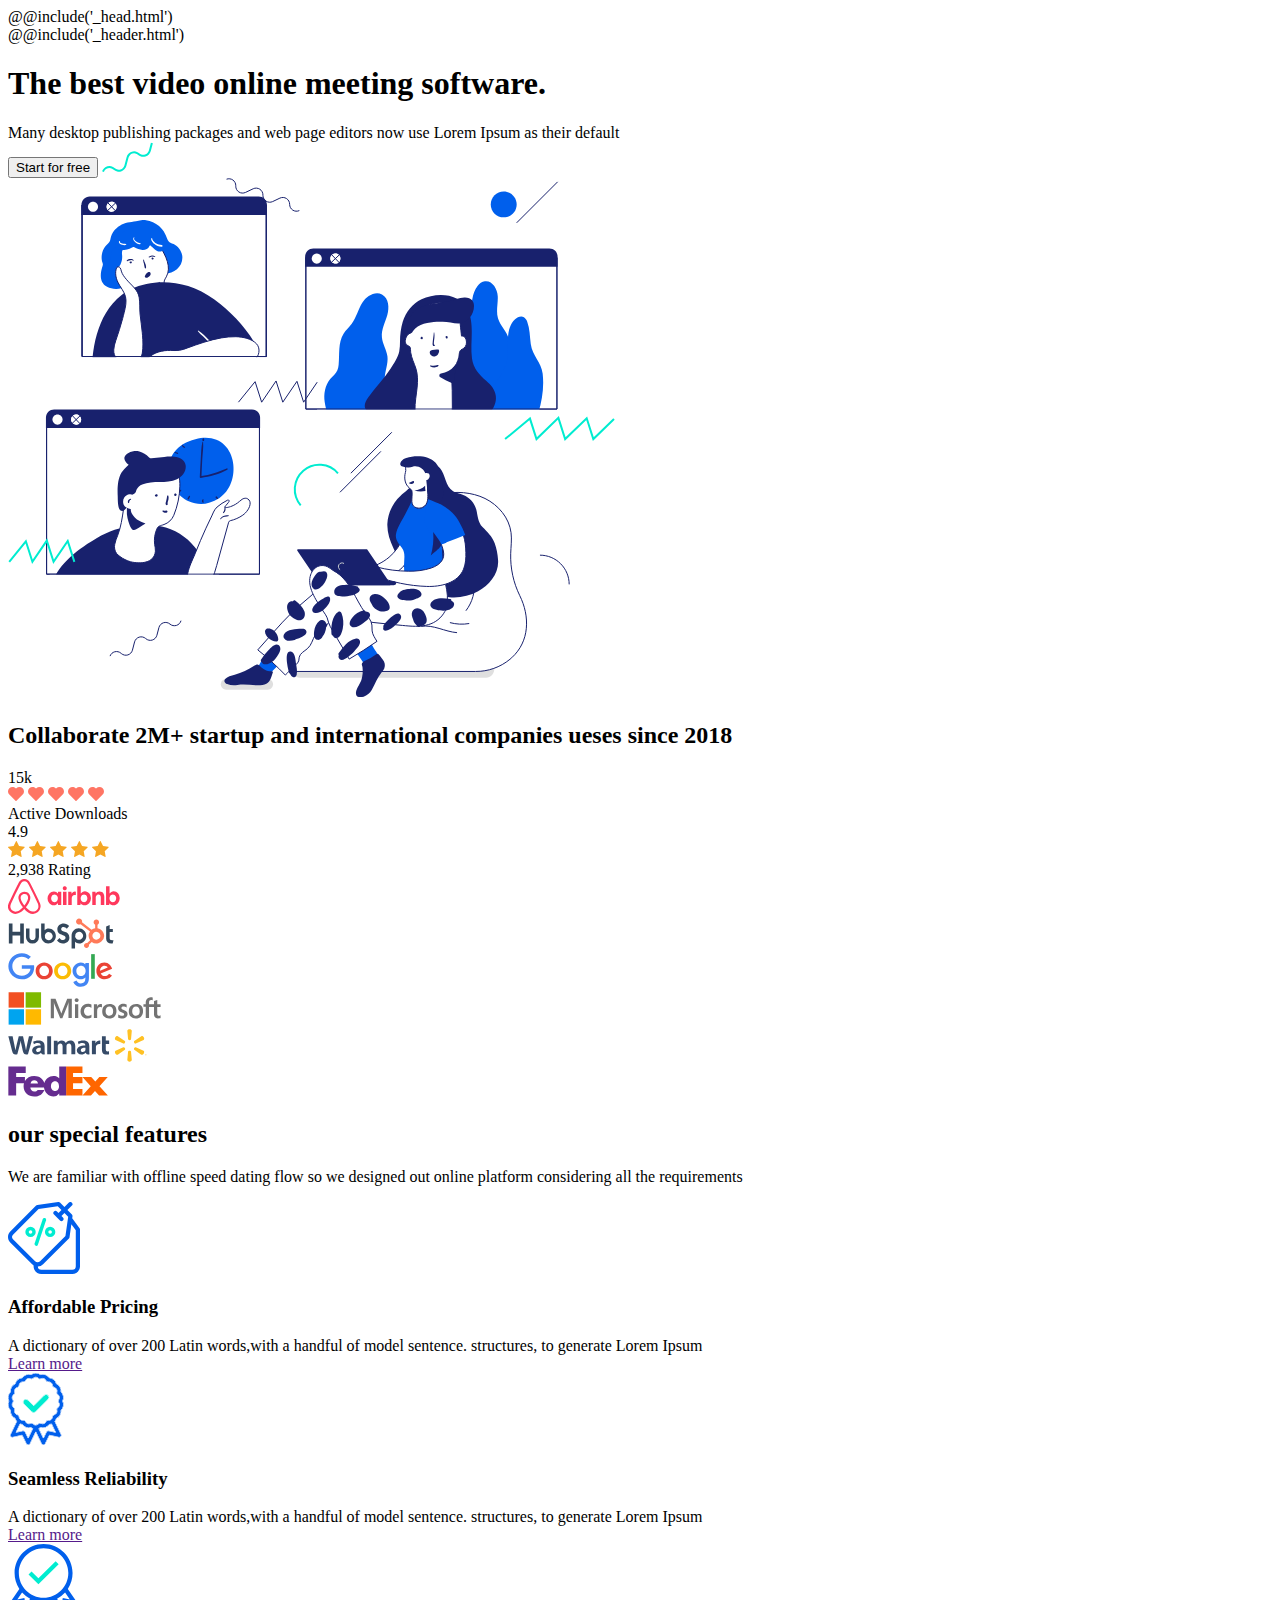
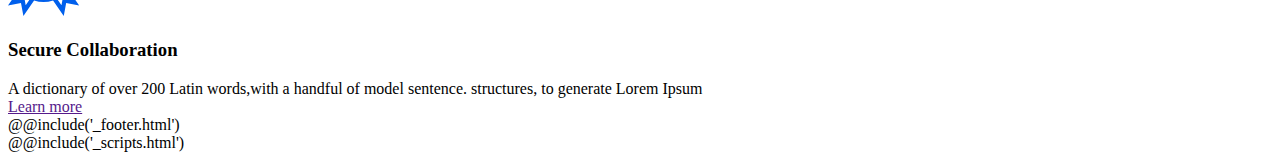
<file: #src/index.html>
<!DOCTYPE html>
<html lang="en">

@@include('_head.html')

<body>
    <div class="wrapper">

        <!-----------  Header  ---------->
        @@include('_header.html')

        <!-----------  Main  ---------->
        <main class="main">

            <div class="blurry-red"></div>

            <div class="main-container">

                <!---- Main Screen Section ---->
                <section class="main-screen">
                    <div class="main-screen__content content">
                        <h1 class="content__title">
                            The best video online
                            meeting software.
                        </h1>
                        <div class="content__subtitle">
                            Many desktop publishing packages and web page editors
                            now use Lorem Ipsum as their default
                        </div>
                        <button class="content__button">
                            Start for free
                        </button>
                        <img src="img/icons/mainScreen-lightBlue-icon.svg" alt="" class="content__lightblie-icon">
                    </div>
                    <div class="main-screen__picture-cnt">
                        <img src="img/pictures/mainScreen-picture.svg" alt="" class="main-screen__picture">
                    </div>
                </section>

                <!---- Collab Section ---->
                <section class="collab">
                    <div class="collab__info info">
                        <h2 class="info__title">
                            Collaborate 2M+ startup
                            and international companies
                            ueses since 2018
                        </h2>
                        <div class="info__stats stats">
                            <div class="stats__item item">
                                <div class="item__num">15k</div>
                                <div class="item__icons hearts">
                                    <img src="img/icons/heart-icon.svg" alt="" class="icon heart-icon">
                                    <img src="img/icons/heart-icon.svg" alt="" class="icon heart-icon">
                                    <img src="img/icons/heart-icon.svg" alt="" class="icon heart-icon">
                                    <img src="img/icons/heart-icon.svg" alt="" class="icon heart-icon">
                                    <img src="img/icons/heart-icon.svg" alt="" class="icon heart-icon">
                                </div>
                                <div class="item__name">Active Downloads</div>
                            </div>
                            <div class="stats__item item">
                                <div class="item__num">4.9</div>
                                <div class="item__icons stars">
                                    <img src="img/icons/star-rating-icon.svg" alt="" class="icon star-icon">
                                    <img src="img/icons/star-rating-icon.svg" alt="" class="icon star-icon">
                                    <img src="img/icons/star-rating-icon.svg" alt="" class="icon star-icon">
                                    <img src="img/icons/star-rating-icon.svg" alt="" class="icon star-icon">
                                    <img src="img/icons/star-rating-icon.svg" alt="" class="icon star-icon">
                                </div>
                                <div class="item__name"> <span id="reviews-number">2,938</span> Rating</div>
                            </div>
                        </div>
                    </div>
                    <div class="collab__brands brands">
                        <div class="brands__item item airbnb">
                            <img src="img/logos/brand-logo-1.svg" alt="" class="item__picture">
                        </div>
                        <div class="brands__item item hubspot">
                            <img src="img/logos/brand-logo-2.svg" alt="" class="item__picture">
                        </div>
                        <div class="brands__item item google">
                            <img src="img/logos/brand-logo-3.svg" alt="" class="item__picture">
                        </div>
                        <div class="brands__item item microsoft">
                            <img src="img/logos/brand-logo-4.svg" alt="" class="item__picture">
                        </div>
                        <div class="brands__item item walmart">
                            <img src="img/logos/brand-logo-5.svg" alt="" class="item__picture">
                        </div>
                        <div class="brands__item item fedex">
                            <img src="img/logos/brand-logo-6.svg" alt="" class="item__picture">
                        </div>
                    </div>
                </section>

                <!---- Special Features Section ---->
                <section class="special-features">
                    <div class="special-features__title-cnt">
                        <h2 class="special-features__title">our special features</h2>
                        <p class="special-features__subtitle">
                            We are familiar with offline speed dating flow so we designed out online
                            platform considering all the requirements
                        </p>
                    </div>
                    <div class="special-features__articles articles">
                        <div class="articles__item item">
                            <div class="item__icon-cnt">
                                <img src="img/icons/special-icon-1.svg" alt="" class="item__icon">
                            </div>
                            <h3 class="item__title">
                                Affordable Pricing
                            </h3>
                            <div class="item__text">
                                A dictionary of over 200 Latin words,with
                                a handful of model sentence. structures, to generate Lorem Ipsum
                            </div>
                            <a href="" class="item__link">Learn more</a>
                        </div>
                        <div class="articles__item item">
                            <div class="item__icon-cnt">
                                <img src="img/icons/special-icon-2.svg" alt="" class="item__icon">
                            </div>
                            <h3 class="item__title">
                                Seamless Reliability
                            </h3>
                            <div class="item__text">
                                A dictionary of over 200 Latin words,with
                                a handful of model sentence. structures, to generate Lorem Ipsum
                            </div>
                            <a href="" class="item__link">Learn more</a>
                        </div>
                        <div class="articles__item item">
                            <div class="item__icon-cnt">
                                <img src="img/icons/special-icon-3.svg" alt="" class="item__icon">
                            </div>
                            <h3 class="item__title">
                                Secure Collaboration
                            </h3>
                            <div class="item__text">
                                A dictionary of over 200 Latin words,with
                                a handful of model sentence. structures, to generate Lorem Ipsum
                            </div>
                            <a href="" class="item__link">Learn more</a>
                        </div>
                    </div>
                </section>
            </div>

        </main>

        <!-----------  Footer  ---------->
        @@include('_footer.html')

    </div>

    @@include('_scripts.html')
</body>

</html>
</file>
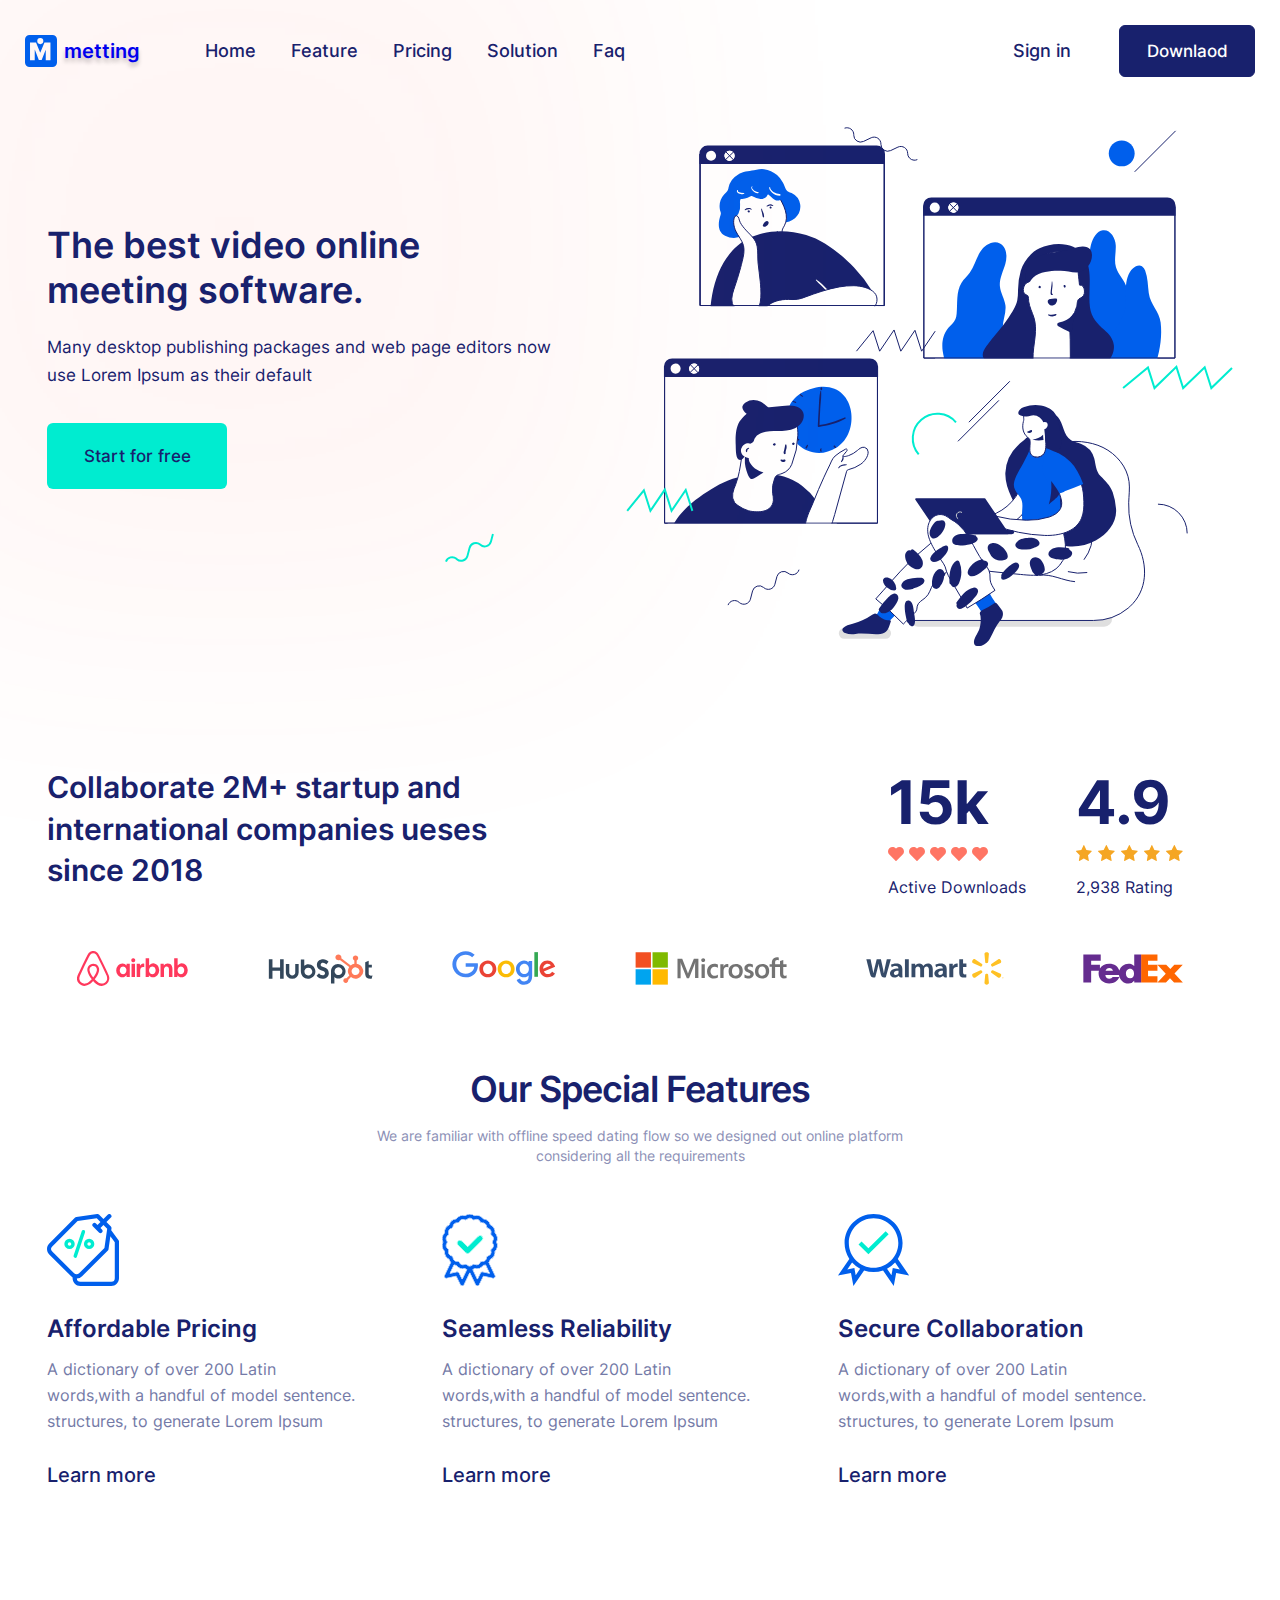
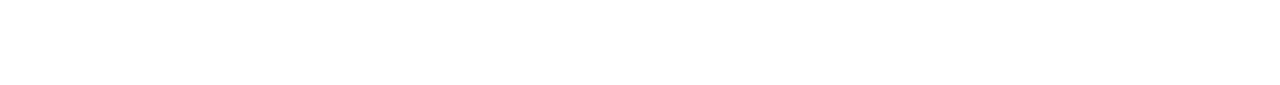
<file: docs/index.html>
<!DOCTYPE html>
<html lang="en">

<head>
    <meta charset="UTF-8">
    <meta name="viewport" content="width=device-width, initial-scale=1.0, maximum-scale=1.0, user-scalable=0">
    <link rel="stylesheet" href="css/style.min.css">
    <title>Test Task Blackwall</title>
</head>

<body>
    <div class="wrapper">

        <!-----------  Header  ---------->
        <header class="header">

            <div class="header__logo-cnt logo">
                <a href="/" class="logo__link">
                    <img src="img/logos/main-logo.svg" alt="" class="logo__image">
                    <span class="logo__text">metting</span>
                </a>
            </div>

            <!-- This Container exists for Mobile Menu -->
            <div class="header__content" id="header-content">
                <div class="header__nav-cnt nav-cnt">
                    <nav class="nav-body">
                        <ul class="nav-body__list">
                            <li class="nav-body__link-cnt">
                                <a href="#" class="nav-body__link">Home</a>
                            </li>
                            <li class="nav-body__link-cnt">
                                <a href="#" class="nav-body__link">Feature</a>
                            </li>
                            <li class="nav-body__link-cnt">
                                <a href="#" class="nav-body__link">Pricing</a>
                            </li>
                            <li class="nav-body__link-cnt">
                                <a href="#" class="nav-body__link">Solution</a>
                            </li>
                            <li class="nav-body__link-cnt">
                                <a href="#" class="nav-body__link">Faq</a>
                            </li>
                        </ul>
                    </nav>
                </div>

                <div class="header__links-cnt links">
                    <div class="links__sign-up-cnt">
                        <a href="#" class="links__sign-up-link">Sign in</a>
                    </div>
                    <div class="links__download-cnt">
                        <a href="#" class="links__download-btn">Downlaod</a>
                    </div>
                </div>
            </div>

            <!-- Menu Burger -->
            <div class="header__icon-menu icon-menu " id="icon-menu">
                <span></span>
                <span></span>
            </div>

        </header>

        <!-----------  Main  ---------->
        <main class="main">

            <div class="blurry-red"></div>

            <div class="main-container">

                <!---- Main Screen Section ---->
                <section class="main-screen">
                    <div class="main-screen__content content">
                        <h1 class="content__title">
                            The best video online
                            meeting software.
                        </h1>
                        <div class="content__subtitle">
                            Many desktop publishing packages and web page editors
                            now use Lorem Ipsum as their default
                        </div>
                        <button class="content__button">
                            Start for free
                        </button>
                        <img src="img/icons/mainScreen-lightBlue-icon.svg" alt="" class="content__lightblie-icon">
                    </div>
                    <div class="main-screen__picture-cnt">
                        <img src="img/pictures/mainScreen-picture.svg" alt="" class="main-screen__picture">
                    </div>
                </section>

                <!---- Collab Section ---->
                <section class="collab">
                    <div class="collab__info info">
                        <h2 class="info__title">
                            Collaborate 2M+ startup
                            and international companies
                            ueses since 2018
                        </h2>
                        <div class="info__stats stats">
                            <div class="stats__item item">
                                <div class="item__num">15k</div>
                                <div class="item__icons hearts">
                                    <img src="img/icons/heart-icon.svg" alt="" class="icon heart-icon">
                                    <img src="img/icons/heart-icon.svg" alt="" class="icon heart-icon">
                                    <img src="img/icons/heart-icon.svg" alt="" class="icon heart-icon">
                                    <img src="img/icons/heart-icon.svg" alt="" class="icon heart-icon">
                                    <img src="img/icons/heart-icon.svg" alt="" class="icon heart-icon">
                                </div>
                                <div class="item__name">Active Downloads</div>
                            </div>
                            <div class="stats__item item">
                                <div class="item__num">4.9</div>
                                <div class="item__icons stars">
                                    <img src="img/icons/star-rating-icon.svg" alt="" class="icon star-icon">
                                    <img src="img/icons/star-rating-icon.svg" alt="" class="icon star-icon">
                                    <img src="img/icons/star-rating-icon.svg" alt="" class="icon star-icon">
                                    <img src="img/icons/star-rating-icon.svg" alt="" class="icon star-icon">
                                    <img src="img/icons/star-rating-icon.svg" alt="" class="icon star-icon">
                                </div>
                                <div class="item__name"> <span id="reviews-number">2,938</span> Rating</div>
                            </div>
                        </div>
                    </div>
                    <div class="collab__brands brands">
                        <div class="brands__item item airbnb">
                            <img src="img/logos/brand-logo-1.svg" alt="" class="item__picture">
                        </div>
                        <div class="brands__item item hubspot">
                            <img src="img/logos/brand-logo-2.svg" alt="" class="item__picture">
                        </div>
                        <div class="brands__item item google">
                            <img src="img/logos/brand-logo-3.svg" alt="" class="item__picture">
                        </div>
                        <div class="brands__item item microsoft">
                            <img src="img/logos/brand-logo-4.svg" alt="" class="item__picture">
                        </div>
                        <div class="brands__item item walmart">
                            <img src="img/logos/brand-logo-5.svg" alt="" class="item__picture">
                        </div>
                        <div class="brands__item item fedex">
                            <img src="img/logos/brand-logo-6.svg" alt="" class="item__picture">
                        </div>
                    </div>
                </section>

                <!---- Special Features Section ---->
                <section class="special-features">
                    <div class="special-features__title-cnt">
                        <h2 class="special-features__title">our special features</h2>
                        <p class="special-features__subtitle">
                            We are familiar with offline speed dating flow so we designed out online
                            platform considering all the requirements
                        </p>
                    </div>
                    <div class="special-features__articles articles">
                        <div class="articles__item item">
                            <div class="item__icon-cnt">
                                <img src="img/icons/special-icon-1.svg" alt="" class="item__icon">
                            </div>
                            <h3 class="item__title">
                                Affordable Pricing
                            </h3>
                            <div class="item__text">
                                A dictionary of over 200 Latin words,with
                                a handful of model sentence. structures, to generate Lorem Ipsum
                            </div>
                            <a href="" class="item__link">Learn more</a>
                        </div>
                        <div class="articles__item item">
                            <div class="item__icon-cnt">
                                <img src="img/icons/special-icon-2.svg" alt="" class="item__icon">
                            </div>
                            <h3 class="item__title">
                                Seamless Reliability
                            </h3>
                            <div class="item__text">
                                A dictionary of over 200 Latin words,with
                                a handful of model sentence. structures, to generate Lorem Ipsum
                            </div>
                            <a href="" class="item__link">Learn more</a>
                        </div>
                        <div class="articles__item item">
                            <div class="item__icon-cnt">
                                <img src="img/icons/special-icon-3.svg" alt="" class="item__icon">
                            </div>
                            <h3 class="item__title">
                                Secure Collaboration
                            </h3>
                            <div class="item__text">
                                A dictionary of over 200 Latin words,with
                                a handful of model sentence. structures, to generate Lorem Ipsum
                            </div>
                            <a href="" class="item__link">Learn more</a>
                        </div>
                    </div>
                </section>
            </div>

        </main>

        <!-----------  Footer  ---------->
        <footer class="footer">

        </footer>

        <!------------ Modals ------------>


    </div>

    <script src="js/script.min.js"></script>
</body>

</html>
</file>
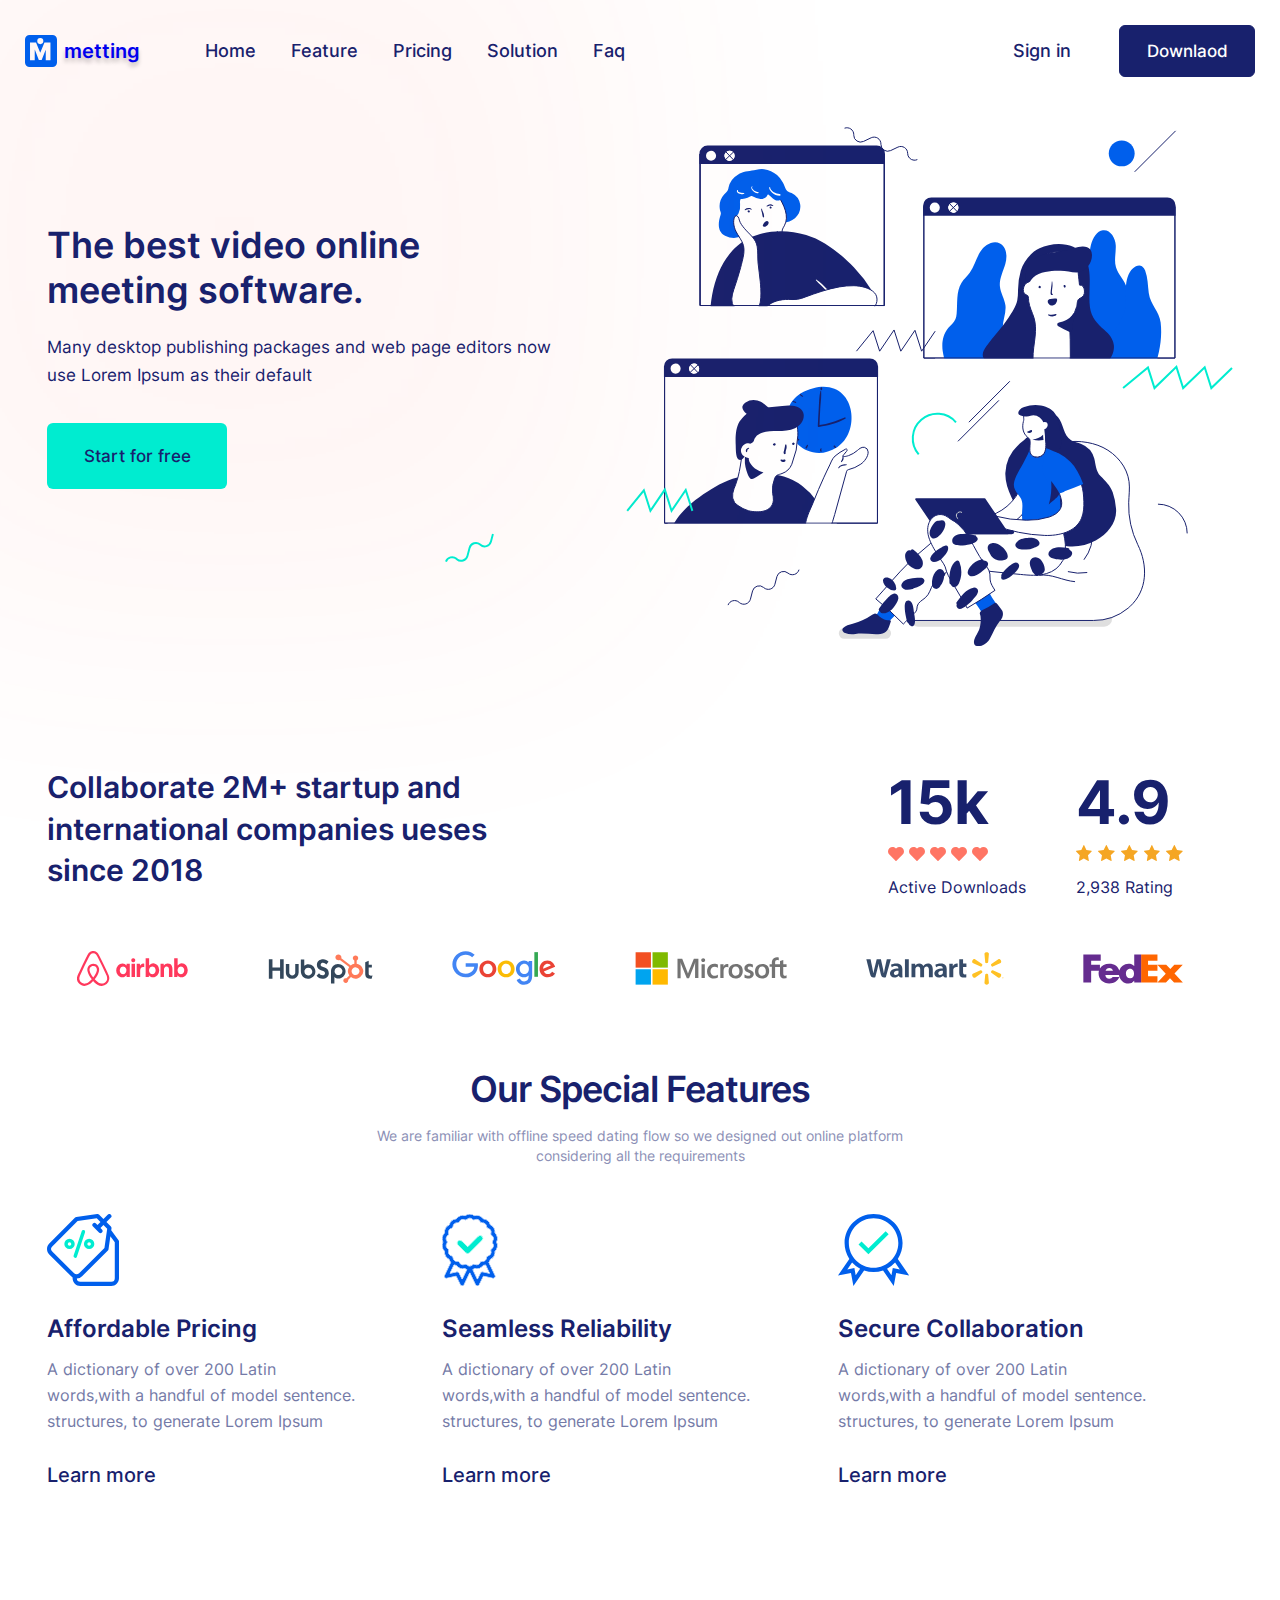
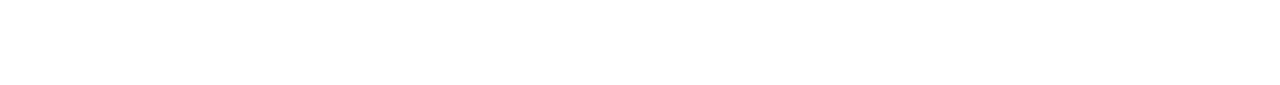
<file: project/index.html>
<!DOCTYPE html>
<html lang="en">

<head>
    <meta charset="UTF-8">
    <meta name="viewport" content="width=device-width, initial-scale=1.0, maximum-scale=1.0, user-scalable=0">
    <link rel="stylesheet" href="css/style.min.css">
    <title>Test Task Blackwall</title>
</head>

<body>
    <div class="wrapper">

        <!-----------  Header  ---------->
        <header class="header">

    <div class="header__logo-cnt logo">
        <a href="/" class="logo__link">
            <img src="img/logos/main-logo.svg" alt="" class="logo__image">
            <span class="logo__text">metting</span>
        </a>
    </div>

    <!-- This Container exists for Mobile Menu -->
    <div class="header__content" id="header-content">
        <div class="header__nav-cnt nav-cnt">
            <nav class="nav-body">
                <ul class="nav-body__list">
                    <li class="nav-body__link-cnt">
                        <a href="#" class="nav-body__link">Home</a>
                    </li>
                    <li class="nav-body__link-cnt">
                        <a href="#" class="nav-body__link">Feature</a>
                    </li>
                    <li class="nav-body__link-cnt">
                        <a href="#" class="nav-body__link">Pricing</a>
                    </li>
                    <li class="nav-body__link-cnt">
                        <a href="#" class="nav-body__link">Solution</a>
                    </li>
                    <li class="nav-body__link-cnt">
                        <a href="#" class="nav-body__link">Faq</a>
                    </li>
                </ul>
            </nav>
        </div>
    
        <div class="header__links-cnt links">
            <div class="links__sign-up-cnt">
                <a href="#" class="links__sign-up-link">Sign in</a>
            </div>
            <div class="links__download-cnt">
                <a href="#" class="links__download-btn">Downlaod</a>
            </div>
        </div>
    </div>

    <!-- Menu Burger -->
    <div class="header__icon-menu icon-menu " id="icon-menu">
        <span></span>
        <span></span>
    </div>

</header>

        <!-----------  Main  ---------->
        <main class="main">

            <div class="blurry-red"></div>

            <div class="main-container">

                <!---- Main Screen Section ---->
                <section class="main-screen">
                    <div class="main-screen__content content">
                        <h1 class="content__title">
                            The best video online
                            meeting software.
                        </h1>
                        <div class="content__subtitle">
                            Many desktop publishing packages and web page editors
                            now use Lorem Ipsum as their default
                        </div>
                        <button class="content__button">
                            Start for free
                        </button>
                        <img src="img/icons/mainScreen-lightBlue-icon.svg" alt="" class="content__lightblie-icon">
                    </div>
                    <div class="main-screen__picture-cnt">
                        <img src="img/pictures/mainScreen-picture.svg" alt="" class="main-screen__picture">
                    </div>
                </section>

                <!---- Collab Section ---->
                <section class="collab">
                    <div class="collab__info info">
                        <h2 class="info__title">
                            Collaborate 2M+ startup
                            and international companies
                            ueses since 2018
                        </h2>
                        <div class="info__stats stats">
                            <div class="stats__item item">
                                <div class="item__num">15k</div>
                                <div class="item__icons hearts">
                                    <img src="img/icons/heart-icon.svg" alt="" class="icon heart-icon">
                                    <img src="img/icons/heart-icon.svg" alt="" class="icon heart-icon">
                                    <img src="img/icons/heart-icon.svg" alt="" class="icon heart-icon">
                                    <img src="img/icons/heart-icon.svg" alt="" class="icon heart-icon">
                                    <img src="img/icons/heart-icon.svg" alt="" class="icon heart-icon">
                                </div>
                                <div class="item__name">Active Downloads</div>
                            </div>
                            <div class="stats__item item">
                                <div class="item__num">4.9</div>
                                <div class="item__icons stars">
                                    <img src="img/icons/star-rating-icon.svg" alt="" class="icon star-icon">
                                    <img src="img/icons/star-rating-icon.svg" alt="" class="icon star-icon">
                                    <img src="img/icons/star-rating-icon.svg" alt="" class="icon star-icon">
                                    <img src="img/icons/star-rating-icon.svg" alt="" class="icon star-icon">
                                    <img src="img/icons/star-rating-icon.svg" alt="" class="icon star-icon">
                                </div>
                                <div class="item__name"> <span id="reviews-number">2,938</span> Rating</div>
                            </div>
                        </div>
                    </div>
                    <div class="collab__brands brands">
                        <div class="brands__item item airbnb">
                            <img src="img/logos/brand-logo-1.svg" alt="" class="item__picture">
                        </div>
                        <div class="brands__item item hubspot">
                            <img src="img/logos/brand-logo-2.svg" alt="" class="item__picture">
                        </div>
                        <div class="brands__item item google">
                            <img src="img/logos/brand-logo-3.svg" alt="" class="item__picture">
                        </div>
                        <div class="brands__item item microsoft">
                            <img src="img/logos/brand-logo-4.svg" alt="" class="item__picture">
                        </div>
                        <div class="brands__item item walmart">
                            <img src="img/logos/brand-logo-5.svg" alt="" class="item__picture">
                        </div>
                        <div class="brands__item item fedex">
                            <img src="img/logos/brand-logo-6.svg" alt="" class="item__picture">
                        </div>
                    </div>
                </section>

                <!---- Special Features Section ---->
                <section class="special-features">
                    <div class="special-features__title-cnt">
                        <h2 class="special-features__title">our special features</h2>
                        <p class="special-features__subtitle">
                            We are familiar with offline speed dating flow so we designed out online
                            platform considering all the requirements
                        </p>
                    </div>
                    <div class="special-features__articles articles">
                        <div class="articles__item item">
                            <div class="item__icon-cnt">
                                <img src="img/icons/special-icon-1.svg" alt="" class="item__icon">
                            </div>
                            <h3 class="item__title">
                                Affordable Pricing
                            </h3>
                            <div class="item__text">
                                A dictionary of over 200 Latin words,with
                                a handful of model sentence. structures, to generate Lorem Ipsum
                            </div>
                            <a href="" class="item__link">Learn more</a>
                        </div>
                        <div class="articles__item item">
                            <div class="item__icon-cnt">
                                <img src="img/icons/special-icon-2.svg" alt="" class="item__icon">
                            </div>
                            <h3 class="item__title">
                                Seamless Reliability
                            </h3>
                            <div class="item__text">
                                A dictionary of over 200 Latin words,with
                                a handful of model sentence. structures, to generate Lorem Ipsum
                            </div>
                            <a href="" class="item__link">Learn more</a>
                        </div>
                        <div class="articles__item item">
                            <div class="item__icon-cnt">
                                <img src="img/icons/special-icon-3.svg" alt="" class="item__icon">
                            </div>
                            <h3 class="item__title">
                                Secure Collaboration
                            </h3>
                            <div class="item__text">
                                A dictionary of over 200 Latin words,with
                                a handful of model sentence. structures, to generate Lorem Ipsum
                            </div>
                            <a href="" class="item__link">Learn more</a>
                        </div>
                    </div>
                </section>
            </div>

        </main>

        <!-----------  Footer  ---------->
        <footer class="footer">

</footer>

<!------------ Modals ------------>


    </div>

    <script src="js/script.min.js"></script>
</body>

</html>
</file>
<file: docs/css/style.min.css>
@font-face{font-family:Inter;src:url(../fonts/Inter-Thin.woff2) format("woff2"),url(../fonts/Inter-Thin.woff) format("woff");font-weight:100}@font-face{font-family:Inter;src:url(../fonts/Inter-ExtraLight.woff2) format("woff2"),url(../fonts/Inter-ExtraLight.woff) format("woff");font-weight:200}@font-face{font-family:Inter;src:url(../fonts/Inter-Light.woff2) format("woff2"),url(../fonts/Inter-Light.woff) format("woff");font-weight:300}@font-face{font-family:Inter;src:url(../fonts/Inter-Regular.woff2) format("woff2"),url(../fonts/Inter-Regular.woff) format("woff");font-weight:400}@font-face{font-family:Inter;src:url(../fonts/Inter-Medium.woff2) format("woff2"),url(../fonts/Inter-Medium.woff) format("woff");font-weight:500}@font-face{font-family:Inter;src:url(../fonts/Inter-SemiBold.woff2) format("woff2"),url(../fonts/Inter-SemiBold.woff) format("woff");font-weight:600}@font-face{font-family:Inter;src:url(../fonts/Inter-Bold.woff2) format("woff2"),url(../fonts/Inter-Bold.woff) format("woff");font-weight:700}@font-face{font-family:Inter;src:url(../fonts/Inter-ExtraBold.woff2) format("woff2"),url(../fonts/Inter-ExtraBold.woff) format("woff");font-weight:800}@font-face{font-family:Inter;src:url(../fonts/Inter-Black.woff2) format("woff2"),url(../fonts/Inter-Black.woff) format("woff");font-weight:900}*{margin:0;padding:0;border:0}*,:after,:before{-webkit-box-sizing:border-box;box-sizing:border-box}:active,:focus,a:active,a:focus{outline:0}aside,footer,header,nav,section{display:block}body,html{height:100%;min-width:320px}body{line-height:1;font-size:14px;font-family:Inter;-ms-text-size-adjust:100%;-moz-text-size-adjust:100%;-webkit-text-size-adjust:100%}button,input,select,textarea{font-family:Inter}input[type=submit]{cursor:pointer}input::-ms-clear{display:none}button{cursor:pointer}button::-moz-focus-inner{padding:0;border:0}table{border-spacing:0}a,a:hover,a:visited{text-decoration:none}ul li{list-style:none}img{vertical-align:top}h1,h2,h3,h4,h5,h6{font-weight:inherit;font-size:inherit;font-family:Inter}body{color:#18216d}body.lock{overflow:hidden}.wrapper{position:relative;min-width:100%;min-height:100%;display:-webkit-box;display:-ms-flexbox;display:flex;-webkit-box-orient:vertical;-webkit-box-direction:normal;-ms-flex-direction:column;flex-direction:column}.main{-webkit-box-flex:1;-ms-flex:1 1 auto;flex:1 1 auto;width:100%}a:hover,a:visited{color:#18216d}.header{position:-webkit-sticky;position:sticky;width:100%;max-width:1400px;margin:0 auto;padding:25px 0;display:-webkit-box;display:-ms-flexbox;display:flex;-webkit-box-align:center;-ms-flex-align:center;align-items:center;z-index:20;-webkit-transition:all .3s ease-in-out;-o-transition:all .3s ease-in-out;transition:all .3s ease-in-out}.header .logo{margin-right:115px}.header .logo__link{display:-webkit-box;display:-ms-flexbox;display:flex;-webkit-box-align:center;-ms-flex-align:center;align-items:center}.header .logo__image{width:32px;height:32px}.header .logo__text{font-weight:600;font-size:20px;line-height:20px;margin-left:7px;text-shadow:0 4px 4px rgba(0,0,0,.25)}.header__content{-webkit-box-flex:1;-ms-flex:1 1 auto;flex:1 1 auto;display:-webkit-box;display:-ms-flexbox;display:flex;-webkit-box-align:center;-ms-flex-align:center;align-items:center}.header .nav-cnt .nav-body__list{display:-webkit-box;display:-ms-flexbox;display:flex;-webkit-box-align:center;-ms-flex-align:center;align-items:center}.header .nav-cnt .nav-body__link-cnt:not(:last-child){margin-right:55px}.header .nav-cnt .nav-body__link{position:relative;color:#18216d;font-size:18px;font-weight:500;line-height:20px}.header .nav-cnt .nav-body__link:after{content:"";position:absolute;bottom:-2px;left:0;display:block;width:0;opacity:0;height:1px;background-color:#18216d;-webkit-transition:all .3s ease-in-out;-o-transition:all .3s ease-in-out;transition:all .3s ease-in-out}.header .nav-cnt .nav-body__link:hover:after{opacity:1;width:100%}.header .links{-webkit-box-flex:1;-ms-flex:1 1 auto;flex:1 1 auto;display:-webkit-box;display:-ms-flexbox;display:flex;-webkit-box-pack:end;-ms-flex-pack:end;justify-content:flex-end;-webkit-box-align:center;-ms-flex-align:center;align-items:center}.header .links__sign-up-link{position:relative;font-size:18px;font-weight:500;color:#18216d}.header .links__sign-up-link:after{content:"";position:absolute;bottom:-2px;left:0;display:block;width:0;opacity:0;height:1px;background-color:#18216d;-webkit-transition:all .3s ease-in-out;-o-transition:all .3s ease-in-out;transition:all .3s ease-in-out}.header .links__sign-up-link:hover:after{opacity:1;width:100%}.header .links__download-cnt{margin-left:48px}.header .links__download-btn{display:-webkit-box;display:-ms-flexbox;display:flex;-webkit-box-align:center;-ms-flex-align:center;align-items:center;-webkit-box-pack:center;-ms-flex-pack:center;justify-content:center;text-align:center;height:52px;width:136px;border-radius:6px;border:1px solid #18216d;background-color:#18216d;color:#fff;font-size:17px;font-weight:500;-webkit-transition:all .3s ease-in-out;-o-transition:all .3s ease-in-out;transition:all .3s ease-in-out}.header .links__download-btn:hover{background-color:#fff;color:#18216d}.header__icon-menu{display:none;position:absolute;top:50%;right:28px;width:28px;height:12.2px;margin-top:-6.1px;cursor:pointer;z-index:20;-webkit-transition:all .3s ease-in-out;-o-transition:all .3s ease-in-out;transition:all .3s ease-in-out}.header__icon-menu span{top:8px;left:0;width:100%;height:2px;position:absolute;background-color:#273551;-webkit-transition:all .3s ease-in-out;-o-transition:all .3s ease-in-out;transition:all .3s ease-in-out}.header__icon-menu span:first-child{top:0}.header__icon-menu span:last-child{width:calc(20 / 28 * 100%);top:unset;bottom:0;left:unset;right:0}.header__icon-menu.active{height:28px;margin-top:-14px}.header__icon-menu.active span{background-color:#fff}.header__icon-menu.active span:first-child{-webkit-transform:rotate(-45deg);-ms-transform:rotate(-45deg);transform:rotate(-45deg);top:13px}.header__icon-menu.active span:last-child{-webkit-transform:rotate(45deg);-ms-transform:rotate(45deg);transform:rotate(45deg);bottom:13px;width:100%}.main-container{max-width:1210px;padding:0 12px;margin:0 auto}.blurry-red{position:absolute;width:766px;height:766px;left:-149px;top:-147px;background:#ff523d;opacity:.05;-webkit-filter:blur(150px);filter:blur(150px)}.main-screen{display:-webkit-box;display:-ms-flexbox;display:flex;margin-top:25px}.main-screen__content{position:relative;margin-top:96px;padding-right:75px}.main-screen .content__title{font-weight:600;font-size:48px;line-height:125%}.main-screen .content__subtitle{margin-top:20px;font-size:17px;line-height:165%;color:#18216d}.main-screen .content__button{width:180px;height:66px;margin-top:34px;border-radius:6px;background-color:#00ecd0;color:#18216d;font-size:17px;font-weight:500}.main-screen .content__lightblie-icon{position:absolute;right:132px;bottom:85px;width:48.89px;height:28.61px}.main-screen__picture-cnt{-webkit-box-flex:0;-ms-flex:0 1 607px;flex:0 1 607px}.main-screen__picture{width:607px;height:520px}.collab{margin-top:120px}.collab__info{display:-webkit-box;display:-ms-flexbox;display:flex;-webkit-box-pack:justify;-ms-flex-pack:justify;justify-content:space-between}.collab .info__title{font-weight:600;font-size:36px;line-height:139%;max-width:560px;padding-right:60px}.collab .info__stats{display:-webkit-box;display:-ms-flexbox;display:flex}.collab .info .stats__item{margin-right:85px}.collab .info .stats .item__num{font-weight:700;font-size:60px;line-height:117%;letter-spacing:-1px}.collab .info .stats .item__icons{display:-webkit-box;display:-ms-flexbox;display:flex;-ms-flex-line-pack:stretch;align-content:stretch}.collab .info .stats .item__icons.hearts{margin-top:10px}.collab .info .stats .item__icons.stars{margin-top:8px}.collab .info .stats .item__icons .heart-icon{display:block;width:16px;height:14px}.collab .info .stats .item__icons .heart-icon:not(:last-child){margin-right:5px}.collab .info .stats .item__icons .star-icon{width:16.69px;height:15.9px}.collab .info .stats .item__icons .star-icon:not(:last-child){margin-right:6px}.collab .info .stats .item__name{margin-top:12px;font-size:16px;line-height:175%}.collab__brands{margin-top:50px;padding:0 50px 0 30px;display:-webkit-box;display:-ms-flexbox;display:flex;-webkit-box-align:center;-ms-flex-align:center;align-items:center;-webkit-box-pack:justify;-ms-flex-pack:justify;justify-content:space-between}.collab .brands .item.airbnb{width:112.12px;height:34.88px}.collab .brands .item.hubspot{width:104.65px;height:29.9px}.collab .brands .item.google{width:104.65px;height:34.88px}.collab .brands .item.microsoft{width:151.99px;height:32.39px}.collab .brands .item.walmart{width:138.28px;height:32.39px}.collab .brands .item.fedex{width:99.66px;height:29.9px}.collab .brands .item__picture{width:100%;height:100%}.special-features{margin-top:130px;padding-bottom:200px}.special-features__title-cnt{text-align:center}.special-features__title{margin-bottom:12px;font-weight:600;font-size:48px;line-height:133%;letter-spacing:-1px;text-transform:capitalize}.special-features__subtitle{max-width:550px;margin:0 auto;font-size:16px;line-height:187%}.special-features__articles{margin-top:48px;display:-webkit-box;display:-ms-flexbox;display:flex}.special-features .articles__item{-webkit-box-flex:0;-ms-flex:0 1 calc(1 / 3 * 100%);flex:0 1 calc(1 / 3 * 100%);padding-right:80px}.special-features .articles .item__icon-cnt{height:72px}.special-features .articles .item__icon{height:100%}.special-features .articles .item__title{font-weight:600;font-size:24px;margin-top:28px;line-height:29px}.special-features .articles .item__text{margin-top:14px;margin-bottom:30px;color:#747aa7;font-size:16px;line-height:162%}.special-features .articles .item__link{position:relative;font-weight:500;font-size:20px}.special-features .articles .item__link:after{content:"";position:absolute;bottom:-1px;left:0;display:block;width:0;opacity:0;height:1px;background-color:#18216d;-webkit-transition:all .3s ease-in-out;-o-transition:all .3s ease-in-out;transition:all .3s ease-in-out}.special-features .articles .item__link:hover:after{opacity:1;width:100%}@media (max-width:1440px){.header{padding:25px}.header .logo{margin-right:65px}.header .nav-cnt .nav-body__link-cnt:not(:last-child){margin-right:35px}.main-screen .content__title{font-size:36px}.collab .info__title{font-size:30px}.collab .info .stats__item{margin-right:50px}.special-features{margin-top:80px}.special-features__title{font-size:36px}.special-features__subtitle{font-size:14px;line-height:143%;color:#8c90b6}}@media (max-width:1210px){.collab{padding:0 10px;margin-top:60px}.collab__brands{padding:0}.special-features__articles{-ms-flex-wrap:wrap;flex-wrap:wrap;margin-top:40px}.special-features .articles__item{-webkit-box-flex:0;-ms-flex:0 1 50%;flex:0 1 50%;padding-right:20px;margin-bottom:48px}}@media (max-width:1023px){.header{padding:25px 28px 25px 16px}.header .logo__image{width:20px;height:20px}.header .logo__text{text-shadow:none;font-size:14px;margin-left:5px}.header__content{-webkit-box-orient:vertical;-webkit-box-direction:normal;-ms-flex-direction:column;flex-direction:column;-webkit-box-pack:center;-ms-flex-pack:center;justify-content:center;position:absolute;top:0;left:0;width:100vw;height:100vh;background-color:#18216d;-webkit-transform:translateY(-100vh);-ms-transform:translateY(-100vh);transform:translateY(-100vh);-webkit-transition:all .5s ease-in-out;-o-transition:all .5s ease-in-out;transition:all .5s ease-in-out}.header__content.active{-webkit-transform:translateY(0);-ms-transform:translateY(0);transform:translateY(0)}.header .nav-cnt .nav-body__list{-webkit-box-orient:vertical;-webkit-box-direction:normal;-ms-flex-direction:column;flex-direction:column}.header .nav-cnt .nav-body__link-cnt:not(:last-child){margin-right:0;margin-bottom:30px}.header .nav-cnt .nav-body__link{color:#fff;font-size:22px}.header .links{-webkit-box-orient:vertical;-webkit-box-direction:normal;-ms-flex-direction:column;flex-direction:column;-webkit-box-flex:0;-ms-flex:0 1 auto;flex:0 1 auto;margin-top:80px}.header .links__sign-up-link{color:#fff;font-size:22px}.header .links__download-cnt{margin-left:0;margin-top:25px}.header .links__download-btn{border:0;background-color:#fff;color:#18216d;height:60px;width:160px;font-size:22px}.header__icon-menu{display:block}.blurry-red{width:394px;height:394px;left:-111px;top:-20px;opacity:.09}.main-screen{-webkit-box-orient:vertical;-webkit-box-direction:normal;-ms-flex-direction:column;flex-direction:column;margin-top:15px}.main-screen__content{text-align:center;margin-top:0;padding-right:0;padding:0 30px}.main-screen .content__title{font-size:28px;line-height:96%}.main-screen .content__subtitle{font-size:14px;line-height:143%;padding:0 10px}.main-screen .content__button{font-size:14px;width:120px;height:40px;line-height:17px;padding-bottom:2px;margin-top:30px}.main-screen .content__lightblie-icon{display:none}.main-screen__picture-cnt{-webkit-box-flex:1;-ms-flex:1 1 auto;flex:1 1 auto;max-width:600px;margin:0 auto;margin-top:41px}.main-screen__picture{width:100%;height:100%}.collab__brands{margin-top:22px}.collab .brands .item.walmart{display:none}.collab .brands .item.fedex{display:none}.special-features{margin-top:50px;padding:0 18px 80px 18px}}@media (max-width:767px){.collab__info{-webkit-box-orient:vertical;-webkit-box-direction:normal;-ms-flex-direction:column;flex-direction:column}.collab .info__title{font-size:20px;line-height:150%;padding-right:0}.collab .info__stats{-webkit-box-pack:center;-ms-flex-pack:center;justify-content:center;margin-top:22px}.collab .info .stats__item{margin-right:0}.collab .info .stats__item:first-child{margin-right:75px}.collab .info .stats .item__num{font-size:32px;line-height:1}.collab .info .stats .item__icons.hearts{margin-top:8px}.collab .info .stats .item__icons.stars{margin-top:8px}.collab .info .stats .item__icons .heart-icon{width:8.51px;height:8px}.collab .info .stats .item__icons .heart-icon:not(:last-child){margin-right:2.6px}.collab .info .stats .item__icons .star-icon{width:8.58px;height:8.17px}.collab .info .stats .item__icons .star-icon:not(:last-child){margin-right:3px}.collab .info .stats .item__name{margin-top:8px;font-size:8px}.special-features__title{font-size:24px;line-height:100%}.special-features .articles__item{-webkit-box-flex:0;-ms-flex:0 1 100%;flex:0 1 100%}.special-features .articles .item__icon-cnt{height:48px}.special-features .articles .item__title{font-size:20px;line-height:24px;margin-top:20px}.special-features .articles .item__text{font-size:14px;line-height:171%;margin-top:12px;margin-bottom:20px}}@media (max-width:545px){.collab .brands .item.airbnb{width:51.26px;height:16px}.collab .brands .item.hubspot{width:48px;height:13.71px}.collab .brands .item.google{width:48px;height:16px}.collab .brands .item.microsoft{width:69.71px;height:14.86px}}@media (max-height:375px){.header .nav-cnt .nav-body__link-cnt:not(:last-child){margin-bottom:20px}}@media (max-height:480px){.header .links{margin-top:30px;-webkit-box-orient:horizontal;-webkit-box-direction:normal;-ms-flex-direction:row;flex-direction:row}.header .links__download-cnt{margin-top:0;margin-left:25px}}
</file>
<file: project/css/style.min.css>
@font-face{font-family:Inter;src:url(../fonts/Inter-Thin.woff2) format("woff2"),url(../fonts/Inter-Thin.woff) format("woff");font-weight:100}@font-face{font-family:Inter;src:url(../fonts/Inter-ExtraLight.woff2) format("woff2"),url(../fonts/Inter-ExtraLight.woff) format("woff");font-weight:200}@font-face{font-family:Inter;src:url(../fonts/Inter-Light.woff2) format("woff2"),url(../fonts/Inter-Light.woff) format("woff");font-weight:300}@font-face{font-family:Inter;src:url(../fonts/Inter-Regular.woff2) format("woff2"),url(../fonts/Inter-Regular.woff) format("woff");font-weight:400}@font-face{font-family:Inter;src:url(../fonts/Inter-Medium.woff2) format("woff2"),url(../fonts/Inter-Medium.woff) format("woff");font-weight:500}@font-face{font-family:Inter;src:url(../fonts/Inter-SemiBold.woff2) format("woff2"),url(../fonts/Inter-SemiBold.woff) format("woff");font-weight:600}@font-face{font-family:Inter;src:url(../fonts/Inter-Bold.woff2) format("woff2"),url(../fonts/Inter-Bold.woff) format("woff");font-weight:700}@font-face{font-family:Inter;src:url(../fonts/Inter-ExtraBold.woff2) format("woff2"),url(../fonts/Inter-ExtraBold.woff) format("woff");font-weight:800}@font-face{font-family:Inter;src:url(../fonts/Inter-Black.woff2) format("woff2"),url(../fonts/Inter-Black.woff) format("woff");font-weight:900}*{margin:0;padding:0;border:0}*,:after,:before{-webkit-box-sizing:border-box;box-sizing:border-box}:active,:focus,a:active,a:focus{outline:0}aside,footer,header,nav,section{display:block}body,html{height:100%;min-width:320px}body{line-height:1;font-size:14px;font-family:Inter;-ms-text-size-adjust:100%;-moz-text-size-adjust:100%;-webkit-text-size-adjust:100%}button,input,select,textarea{font-family:Inter}input[type=submit]{cursor:pointer}input::-ms-clear{display:none}button{cursor:pointer}button::-moz-focus-inner{padding:0;border:0}table{border-spacing:0}a,a:hover,a:visited{text-decoration:none}ul li{list-style:none}img{vertical-align:top}h1,h2,h3,h4,h5,h6{font-weight:inherit;font-size:inherit;font-family:Inter}body{color:#18216d}body.lock{overflow:hidden}.wrapper{position:relative;min-width:100%;min-height:100%;display:-webkit-box;display:-ms-flexbox;display:flex;-webkit-box-orient:vertical;-webkit-box-direction:normal;-ms-flex-direction:column;flex-direction:column}.main{-webkit-box-flex:1;-ms-flex:1 1 auto;flex:1 1 auto;width:100%}a:hover,a:visited{color:#18216d}.header{position:-webkit-sticky;position:sticky;width:100%;max-width:1400px;margin:0 auto;padding:25px 0;display:-webkit-box;display:-ms-flexbox;display:flex;-webkit-box-align:center;-ms-flex-align:center;align-items:center;z-index:20;-webkit-transition:all .3s ease-in-out;-o-transition:all .3s ease-in-out;transition:all .3s ease-in-out}.header .logo{margin-right:115px}.header .logo__link{display:-webkit-box;display:-ms-flexbox;display:flex;-webkit-box-align:center;-ms-flex-align:center;align-items:center}.header .logo__image{width:32px;height:32px}.header .logo__text{font-weight:600;font-size:20px;line-height:20px;margin-left:7px;text-shadow:0 4px 4px rgba(0,0,0,.25)}.header__content{-webkit-box-flex:1;-ms-flex:1 1 auto;flex:1 1 auto;display:-webkit-box;display:-ms-flexbox;display:flex;-webkit-box-align:center;-ms-flex-align:center;align-items:center}.header .nav-cnt .nav-body__list{display:-webkit-box;display:-ms-flexbox;display:flex;-webkit-box-align:center;-ms-flex-align:center;align-items:center}.header .nav-cnt .nav-body__link-cnt:not(:last-child){margin-right:55px}.header .nav-cnt .nav-body__link{position:relative;color:#18216d;font-size:18px;font-weight:500;line-height:20px}.header .nav-cnt .nav-body__link:after{content:"";position:absolute;bottom:-2px;left:0;display:block;width:0;opacity:0;height:1px;background-color:#18216d;-webkit-transition:all .3s ease-in-out;-o-transition:all .3s ease-in-out;transition:all .3s ease-in-out}.header .nav-cnt .nav-body__link:hover:after{opacity:1;width:100%}.header .links{-webkit-box-flex:1;-ms-flex:1 1 auto;flex:1 1 auto;display:-webkit-box;display:-ms-flexbox;display:flex;-webkit-box-pack:end;-ms-flex-pack:end;justify-content:flex-end;-webkit-box-align:center;-ms-flex-align:center;align-items:center}.header .links__sign-up-link{position:relative;font-size:18px;font-weight:500;color:#18216d}.header .links__sign-up-link:after{content:"";position:absolute;bottom:-2px;left:0;display:block;width:0;opacity:0;height:1px;background-color:#18216d;-webkit-transition:all .3s ease-in-out;-o-transition:all .3s ease-in-out;transition:all .3s ease-in-out}.header .links__sign-up-link:hover:after{opacity:1;width:100%}.header .links__download-cnt{margin-left:48px}.header .links__download-btn{display:-webkit-box;display:-ms-flexbox;display:flex;-webkit-box-align:center;-ms-flex-align:center;align-items:center;-webkit-box-pack:center;-ms-flex-pack:center;justify-content:center;text-align:center;height:52px;width:136px;border-radius:6px;border:1px solid #18216d;background-color:#18216d;color:#fff;font-size:17px;font-weight:500;-webkit-transition:all .3s ease-in-out;-o-transition:all .3s ease-in-out;transition:all .3s ease-in-out}.header .links__download-btn:hover{background-color:#fff;color:#18216d}.header__icon-menu{display:none;position:absolute;top:50%;right:28px;width:28px;height:12.2px;margin-top:-6.1px;cursor:pointer;z-index:20;-webkit-transition:all .3s ease-in-out;-o-transition:all .3s ease-in-out;transition:all .3s ease-in-out}.header__icon-menu span{top:8px;left:0;width:100%;height:2px;position:absolute;background-color:#273551;-webkit-transition:all .3s ease-in-out;-o-transition:all .3s ease-in-out;transition:all .3s ease-in-out}.header__icon-menu span:first-child{top:0}.header__icon-menu span:last-child{width:calc(20 / 28 * 100%);top:unset;bottom:0;left:unset;right:0}.header__icon-menu.active{height:28px;margin-top:-14px}.header__icon-menu.active span{background-color:#fff}.header__icon-menu.active span:first-child{-webkit-transform:rotate(-45deg);-ms-transform:rotate(-45deg);transform:rotate(-45deg);top:13px}.header__icon-menu.active span:last-child{-webkit-transform:rotate(45deg);-ms-transform:rotate(45deg);transform:rotate(45deg);bottom:13px;width:100%}.main-container{max-width:1210px;padding:0 12px;margin:0 auto}.blurry-red{position:absolute;width:766px;height:766px;left:-149px;top:-147px;background:#ff523d;opacity:.05;-webkit-filter:blur(150px);filter:blur(150px)}.main-screen{display:-webkit-box;display:-ms-flexbox;display:flex;margin-top:25px}.main-screen__content{position:relative;margin-top:96px;padding-right:75px}.main-screen .content__title{font-weight:600;font-size:48px;line-height:125%}.main-screen .content__subtitle{margin-top:20px;font-size:17px;line-height:165%;color:#18216d}.main-screen .content__button{width:180px;height:66px;margin-top:34px;border-radius:6px;background-color:#00ecd0;color:#18216d;font-size:17px;font-weight:500}.main-screen .content__lightblie-icon{position:absolute;right:132px;bottom:85px;width:48.89px;height:28.61px}.main-screen__picture-cnt{-webkit-box-flex:0;-ms-flex:0 1 607px;flex:0 1 607px}.main-screen__picture{width:607px;height:520px}.collab{margin-top:120px}.collab__info{display:-webkit-box;display:-ms-flexbox;display:flex;-webkit-box-pack:justify;-ms-flex-pack:justify;justify-content:space-between}.collab .info__title{font-weight:600;font-size:36px;line-height:139%;max-width:560px;padding-right:60px}.collab .info__stats{display:-webkit-box;display:-ms-flexbox;display:flex}.collab .info .stats__item{margin-right:85px}.collab .info .stats .item__num{font-weight:700;font-size:60px;line-height:117%;letter-spacing:-1px}.collab .info .stats .item__icons{display:-webkit-box;display:-ms-flexbox;display:flex;-ms-flex-line-pack:stretch;align-content:stretch}.collab .info .stats .item__icons.hearts{margin-top:10px}.collab .info .stats .item__icons.stars{margin-top:8px}.collab .info .stats .item__icons .heart-icon{display:block;width:16px;height:14px}.collab .info .stats .item__icons .heart-icon:not(:last-child){margin-right:5px}.collab .info .stats .item__icons .star-icon{width:16.69px;height:15.9px}.collab .info .stats .item__icons .star-icon:not(:last-child){margin-right:6px}.collab .info .stats .item__name{margin-top:12px;font-size:16px;line-height:175%}.collab__brands{margin-top:50px;padding:0 50px 0 30px;display:-webkit-box;display:-ms-flexbox;display:flex;-webkit-box-align:center;-ms-flex-align:center;align-items:center;-webkit-box-pack:justify;-ms-flex-pack:justify;justify-content:space-between}.collab .brands .item.airbnb{width:112.12px;height:34.88px}.collab .brands .item.hubspot{width:104.65px;height:29.9px}.collab .brands .item.google{width:104.65px;height:34.88px}.collab .brands .item.microsoft{width:151.99px;height:32.39px}.collab .brands .item.walmart{width:138.28px;height:32.39px}.collab .brands .item.fedex{width:99.66px;height:29.9px}.collab .brands .item__picture{width:100%;height:100%}.special-features{margin-top:130px;padding-bottom:200px}.special-features__title-cnt{text-align:center}.special-features__title{margin-bottom:12px;font-weight:600;font-size:48px;line-height:133%;letter-spacing:-1px;text-transform:capitalize}.special-features__subtitle{max-width:550px;margin:0 auto;font-size:16px;line-height:187%}.special-features__articles{margin-top:48px;display:-webkit-box;display:-ms-flexbox;display:flex}.special-features .articles__item{-webkit-box-flex:0;-ms-flex:0 1 calc(1 / 3 * 100%);flex:0 1 calc(1 / 3 * 100%);padding-right:80px}.special-features .articles .item__icon-cnt{height:72px}.special-features .articles .item__icon{height:100%}.special-features .articles .item__title{font-weight:600;font-size:24px;margin-top:28px;line-height:29px}.special-features .articles .item__text{margin-top:14px;margin-bottom:30px;color:#747aa7;font-size:16px;line-height:162%}.special-features .articles .item__link{position:relative;font-weight:500;font-size:20px}.special-features .articles .item__link:after{content:"";position:absolute;bottom:-1px;left:0;display:block;width:0;opacity:0;height:1px;background-color:#18216d;-webkit-transition:all .3s ease-in-out;-o-transition:all .3s ease-in-out;transition:all .3s ease-in-out}.special-features .articles .item__link:hover:after{opacity:1;width:100%}@media (max-width:1440px){.header{padding:25px}.header .logo{margin-right:65px}.header .nav-cnt .nav-body__link-cnt:not(:last-child){margin-right:35px}.main-screen .content__title{font-size:36px}.collab .info__title{font-size:30px}.collab .info .stats__item{margin-right:50px}.special-features{margin-top:80px}.special-features__title{font-size:36px}.special-features__subtitle{font-size:14px;line-height:143%;color:#8c90b6}}@media (max-width:1210px){.collab{padding:0 10px;margin-top:60px}.collab__brands{padding:0}.special-features__articles{-ms-flex-wrap:wrap;flex-wrap:wrap;margin-top:40px}.special-features .articles__item{-webkit-box-flex:0;-ms-flex:0 1 50%;flex:0 1 50%;padding-right:20px;margin-bottom:48px}}@media (max-width:1023px){.header{padding:25px 28px 25px 16px}.header .logo__image{width:20px;height:20px}.header .logo__text{text-shadow:none;font-size:14px;margin-left:5px}.header__content{-webkit-box-orient:vertical;-webkit-box-direction:normal;-ms-flex-direction:column;flex-direction:column;-webkit-box-pack:center;-ms-flex-pack:center;justify-content:center;position:absolute;top:0;left:0;width:100vw;height:100vh;background-color:#18216d;-webkit-transform:translateY(-100vh);-ms-transform:translateY(-100vh);transform:translateY(-100vh);-webkit-transition:all .5s ease-in-out;-o-transition:all .5s ease-in-out;transition:all .5s ease-in-out}.header__content.active{-webkit-transform:translateY(0);-ms-transform:translateY(0);transform:translateY(0)}.header .nav-cnt .nav-body__list{-webkit-box-orient:vertical;-webkit-box-direction:normal;-ms-flex-direction:column;flex-direction:column}.header .nav-cnt .nav-body__link-cnt:not(:last-child){margin-right:0;margin-bottom:30px}.header .nav-cnt .nav-body__link{color:#fff;font-size:22px}.header .links{-webkit-box-orient:vertical;-webkit-box-direction:normal;-ms-flex-direction:column;flex-direction:column;-webkit-box-flex:0;-ms-flex:0 1 auto;flex:0 1 auto;margin-top:80px}.header .links__sign-up-link{color:#fff;font-size:22px}.header .links__download-cnt{margin-left:0;margin-top:25px}.header .links__download-btn{border:0;background-color:#fff;color:#18216d;height:60px;width:160px;font-size:22px}.header__icon-menu{display:block}.blurry-red{width:394px;height:394px;left:-111px;top:-20px;opacity:.09}.main-screen{-webkit-box-orient:vertical;-webkit-box-direction:normal;-ms-flex-direction:column;flex-direction:column;margin-top:15px}.main-screen__content{text-align:center;margin-top:0;padding-right:0;padding:0 30px}.main-screen .content__title{font-size:28px;line-height:96%}.main-screen .content__subtitle{font-size:14px;line-height:143%;padding:0 10px}.main-screen .content__button{font-size:14px;width:120px;height:40px;line-height:17px;padding-bottom:2px;margin-top:30px}.main-screen .content__lightblie-icon{display:none}.main-screen__picture-cnt{-webkit-box-flex:1;-ms-flex:1 1 auto;flex:1 1 auto;max-width:600px;margin:0 auto;margin-top:41px}.main-screen__picture{width:100%;height:100%}.collab__brands{margin-top:22px}.collab .brands .item.walmart{display:none}.collab .brands .item.fedex{display:none}.special-features{margin-top:50px;padding:0 18px 80px 18px}}@media (max-width:767px){.collab__info{-webkit-box-orient:vertical;-webkit-box-direction:normal;-ms-flex-direction:column;flex-direction:column}.collab .info__title{font-size:20px;line-height:150%;padding-right:0}.collab .info__stats{-webkit-box-pack:center;-ms-flex-pack:center;justify-content:center;margin-top:22px}.collab .info .stats__item{margin-right:0}.collab .info .stats__item:first-child{margin-right:75px}.collab .info .stats .item__num{font-size:32px;line-height:1}.collab .info .stats .item__icons.hearts{margin-top:8px}.collab .info .stats .item__icons.stars{margin-top:8px}.collab .info .stats .item__icons .heart-icon{width:8.51px;height:8px}.collab .info .stats .item__icons .heart-icon:not(:last-child){margin-right:2.6px}.collab .info .stats .item__icons .star-icon{width:8.58px;height:8.17px}.collab .info .stats .item__icons .star-icon:not(:last-child){margin-right:3px}.collab .info .stats .item__name{margin-top:8px;font-size:8px}.special-features__title{font-size:24px;line-height:100%}.special-features .articles__item{-webkit-box-flex:0;-ms-flex:0 1 100%;flex:0 1 100%}.special-features .articles .item__icon-cnt{height:48px}.special-features .articles .item__title{font-size:20px;line-height:24px;margin-top:20px}.special-features .articles .item__text{font-size:14px;line-height:171%;margin-top:12px;margin-bottom:20px}}@media (max-width:545px){.collab .brands .item.airbnb{width:51.26px;height:16px}.collab .brands .item.hubspot{width:48px;height:13.71px}.collab .brands .item.google{width:48px;height:16px}.collab .brands .item.microsoft{width:69.71px;height:14.86px}}@media (max-height:375px){.header .nav-cnt .nav-body__link-cnt:not(:last-child){margin-bottom:20px}}@media (max-height:480px){.header .links{margin-top:30px;-webkit-box-orient:horizontal;-webkit-box-direction:normal;-ms-flex-direction:row;flex-direction:row}.header .links__download-cnt{margin-top:0;margin-left:25px}}
</file>
